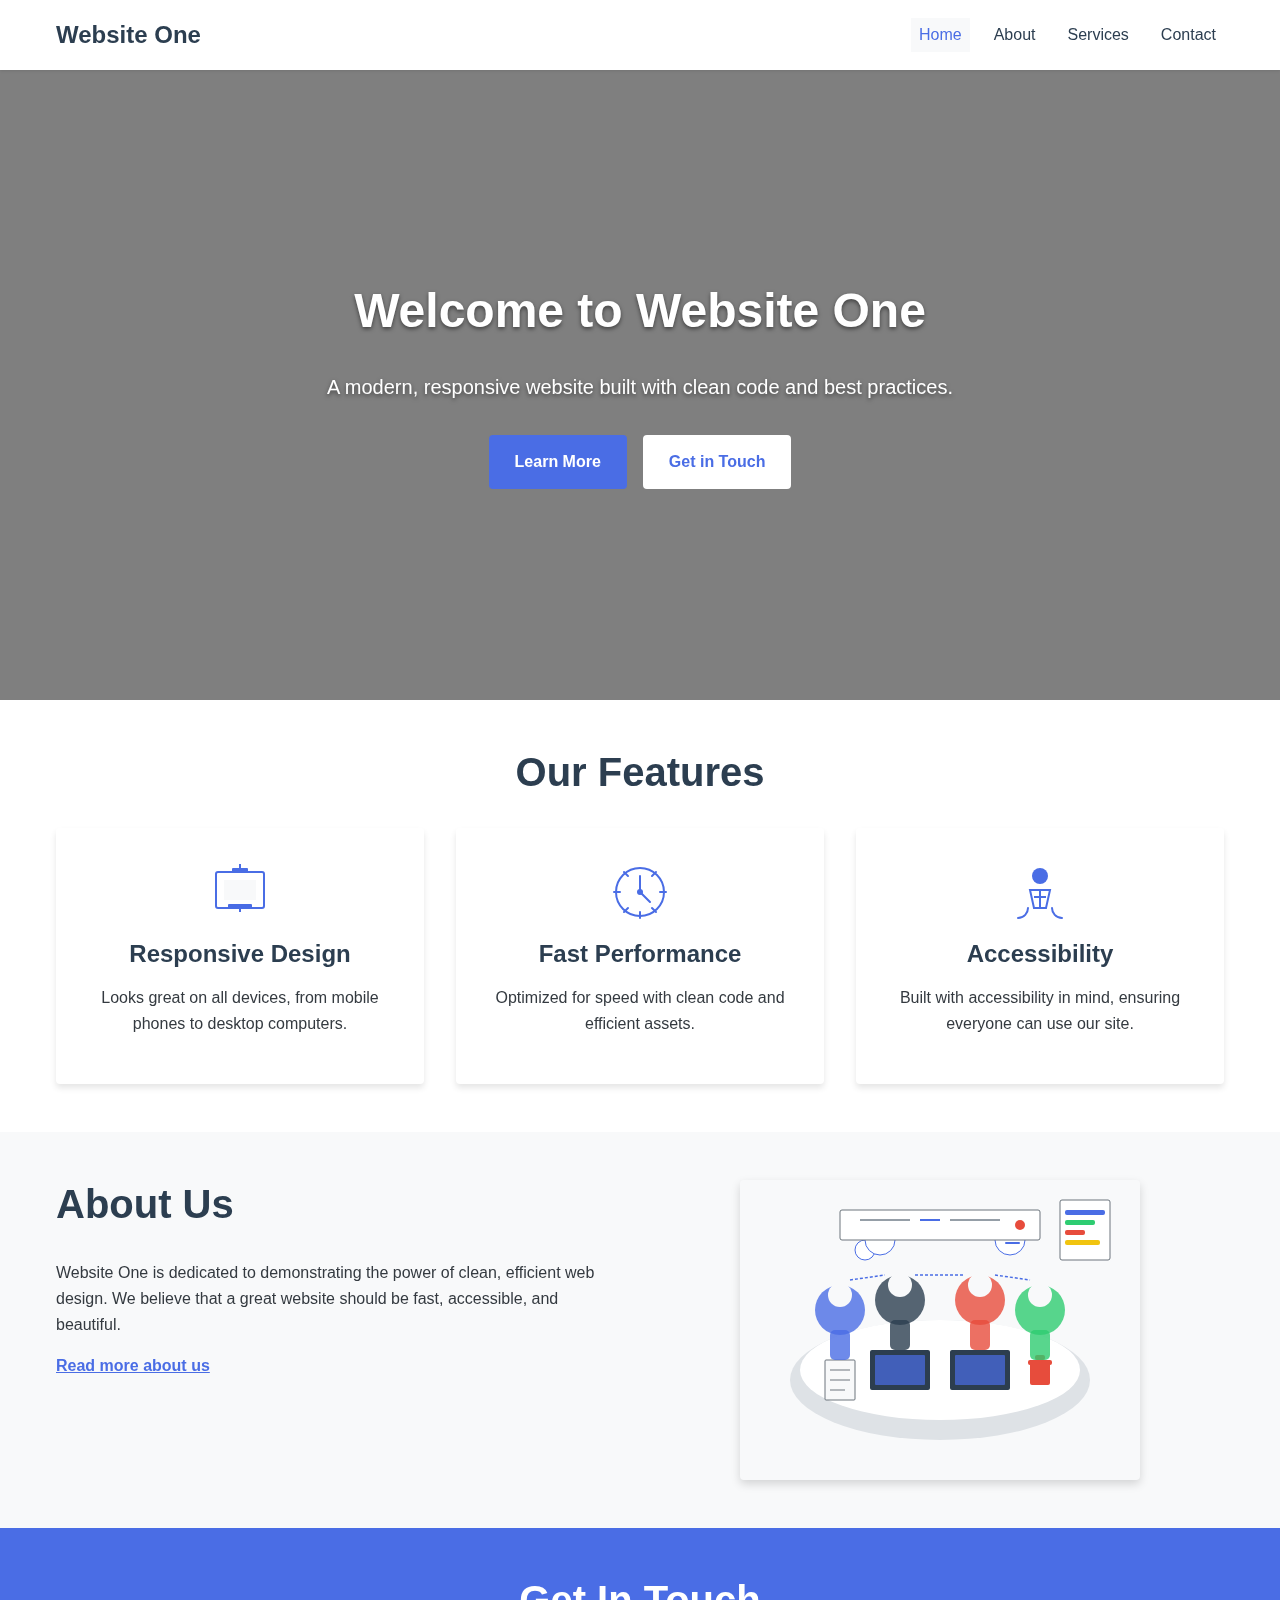
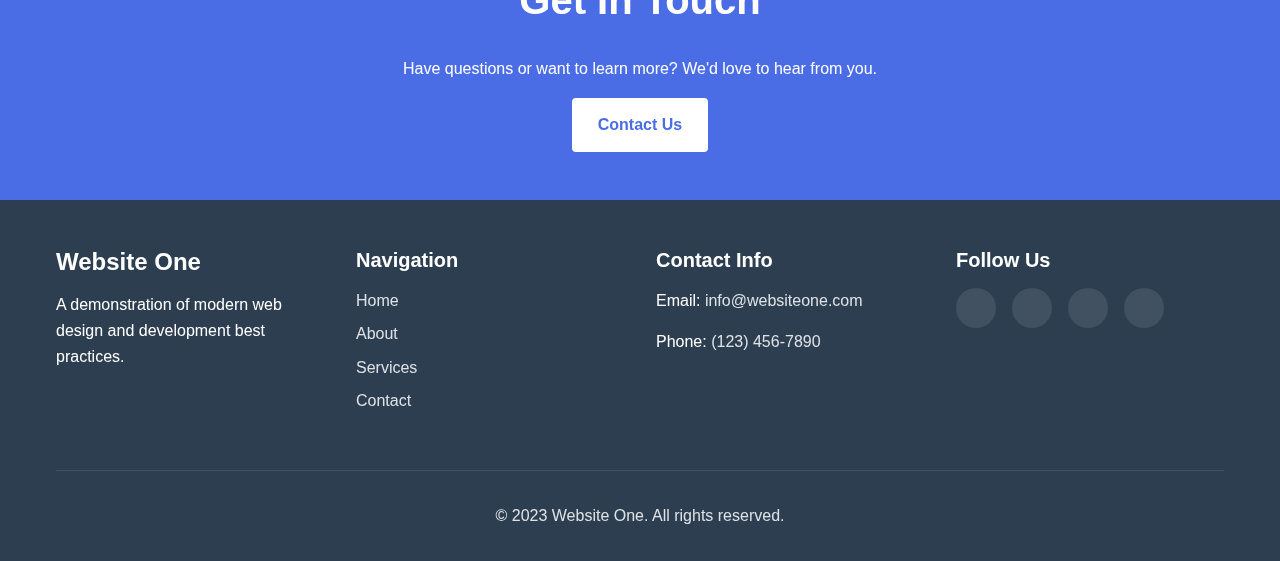
<file: index.html>
<!DOCTYPE html>
<html lang="en">
<head>
    <meta charset="UTF-8">
    <meta name="viewport" content="width=device-width, initial-scale=1.0">
    <meta name="description" content="Website One - A clean, responsive website showcasing modern web design">
    <title>Website One</title>
    <link rel="stylesheet" href="public/css/normalize.css">
    <link rel="stylesheet" href="public/css/styles.css">
    <link rel="icon" href="public/images/favicon.ico" type="image/x-icon">
    <!-- Preload critical assets -->
    <link rel="preload" href="public/css/styles.css" as="style">
    <link rel="preload" href="public/js/main.js" as="script">
</head>
<body>
    <header class="site-header">
        <div class="container">
            <div class="logo">
                <a href="/">Website One</a>
            </div>
            <nav class="main-nav">
                <button class="mobile-menu-toggle" aria-label="Toggle navigation menu">
                    <span class="bar"></span>
                    <span class="bar"></span>
                    <span class="bar"></span>
                </button>
                <ul class="nav-list">
                    <li><a href="/" class="active">Home</a></li>
                    <li><a href="/about.html">About</a></li>
                    <li><a href="/services.html">Services</a></li>
                    <li><a href="/contact.html">Contact</a></li>
                </ul>
            </nav>
        </div>
    </header>

    <main>
        <section class="hero">
            <div class="hero-parallax" style="background-image: url('https://images.pexels.com/photos/7688336/pexels-photo-7688336.jpeg?auto=compress&cs=tinysrgb&w=1600');"></div>
            <div class="container">
                <h1>Welcome to Website One</h1>
                <p class="hero-text">A modern, responsive website built with clean code and best practices.</p>
                <div class="cta-buttons">
                    <a href="/about.html" class="btn btn-primary">Learn More</a>
                    <a href="/contact.html" class="btn btn-primary">Get in Touch</a>
                </div>
            </div>
        </section>

        <section class="features">
            <div class="container">
                <h2>Our Features</h2>
                <div class="feature-grid">
                    <div class="feature-card">
                        <div class="feature-icon">
                            <img src="public/images/responsive-icon.svg" alt="Responsive Design Icon" width="64" height="64">
                        </div>
                        <h3>Responsive Design</h3>
                        <p>Looks great on all devices, from mobile phones to desktop computers.</p>
                    </div>
                    <div class="feature-card">
                        <div class="feature-icon">
                            <img src="public/images/performance-icon.svg" alt="Performance Icon" width="64" height="64">
                        </div>
                        <h3>Fast Performance</h3>
                        <p>Optimized for speed with clean code and efficient assets.</p>
                    </div>
                    <div class="feature-card">
                        <div class="feature-icon">
                            <img src="public/images/accessibility-icon.svg" alt="Accessibility Icon" width="64" height="64">
                        </div>
                        <h3>Accessibility</h3>
                        <p>Built with accessibility in mind, ensuring everyone can use our site.</p>
                    </div>
                </div>
            </div>
        </section>

        <section class="about-preview">
            <div class="container">
                <div class="about-content">
                    <h2>About Us</h2>
                    <p>Website One is dedicated to demonstrating the power of clean, efficient web design. We believe that a great website should be fast, accessible, and beautiful.</p>
                    <a href="/about.html" class="btn btn-text">Read more about us</a>
                </div>
                <div class="about-image">
                    <img src="public/images/about-preview.svg" alt="Our team working together" width="400" height="300">
                </div>
            </div>
        </section>

        <section class="contact-preview">
            <div class="container">
                <h2>Get In Touch</h2>
                <p>Have questions or want to learn more? We'd love to hear from you.</p>
                <a href="/contact.html" class="btn btn-primary">Contact Us</a>
            </div>
        </section>
    </main>

    <footer class="site-footer">
        <div class="container">
            <div class="footer-grid">
                <div class="footer-info">
                    <h3>Website One</h3>
                    <p>A demonstration of modern web design and development best practices.</p>
                </div>
                <div class="footer-nav">
                    <h4>Navigation</h4>
                    <ul>
                        <li><a href="/">Home</a></li>
                        <li><a href="/about.html">About</a></li>
                        <li><a href="/services.html">Services</a></li>
                        <li><a href="/contact.html">Contact</a></li>
                    </ul>
                </div>
                <div class="footer-contact">
                    <h4>Contact Info</h4>
                    <address>
                        <p>Email: <a href="mailto:info@websiteone.com">info@websiteone.com</a></p>
                        <p>Phone: <a href="tel:+1234567890">(123) 456-7890</a></p>
                    </address>
                </div>
                <div class="footer-social">
                    <h4>Follow Us</h4>
                    <div class="social-links">
                        <a href="#" aria-label="Facebook"><span class="sr-only">Facebook</span></a>
                        <a href="#" aria-label="Twitter"><span class="sr-only">Twitter</span></a>
                        <a href="#" aria-label="Instagram"><span class="sr-only">Instagram</span></a>
                        <a href="#" aria-label="LinkedIn"><span class="sr-only">LinkedIn</span></a>
                    </div>
                </div>
            </div>
            <div class="footer-bottom">
                <p>&copy; 2023 Website One. All rights reserved.</p>
            </div>
        </div>
    </footer>

    <script src="public/js/main.js" defer></script>
</body>
</html>
</file>
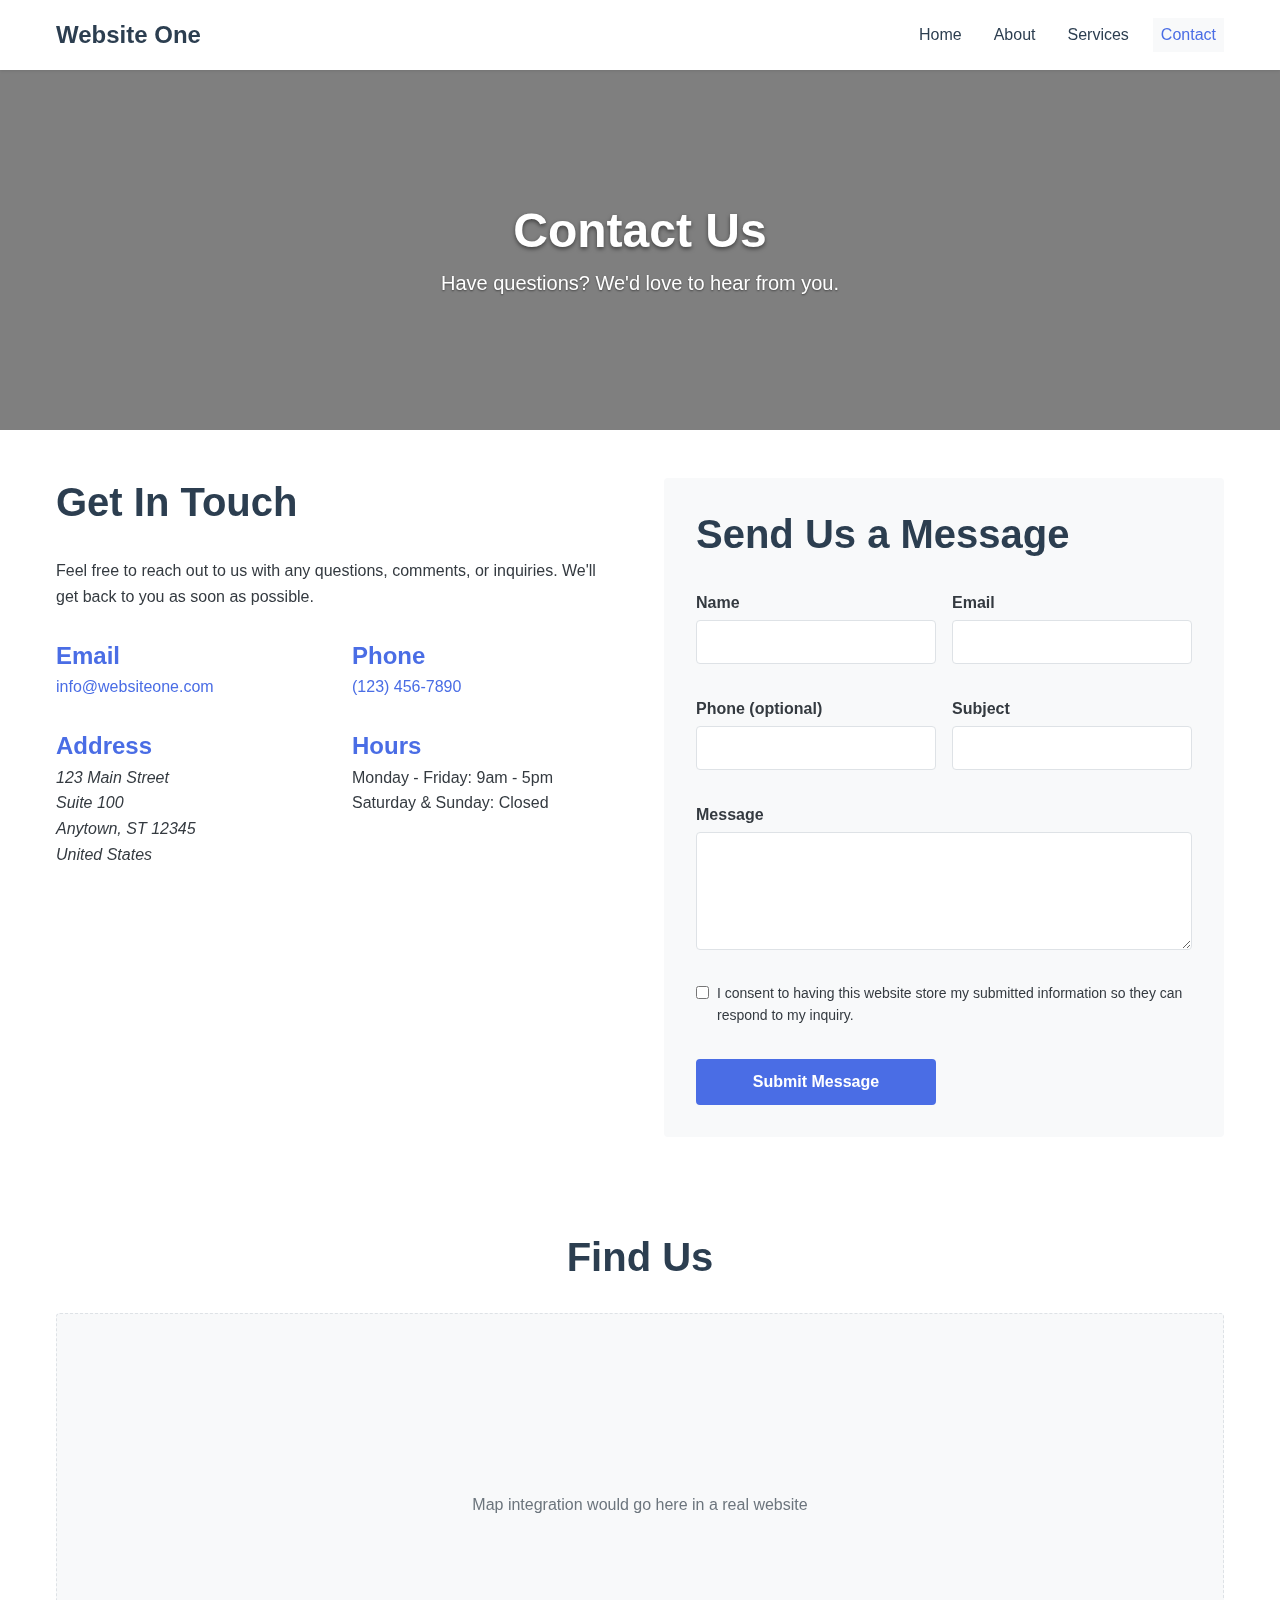
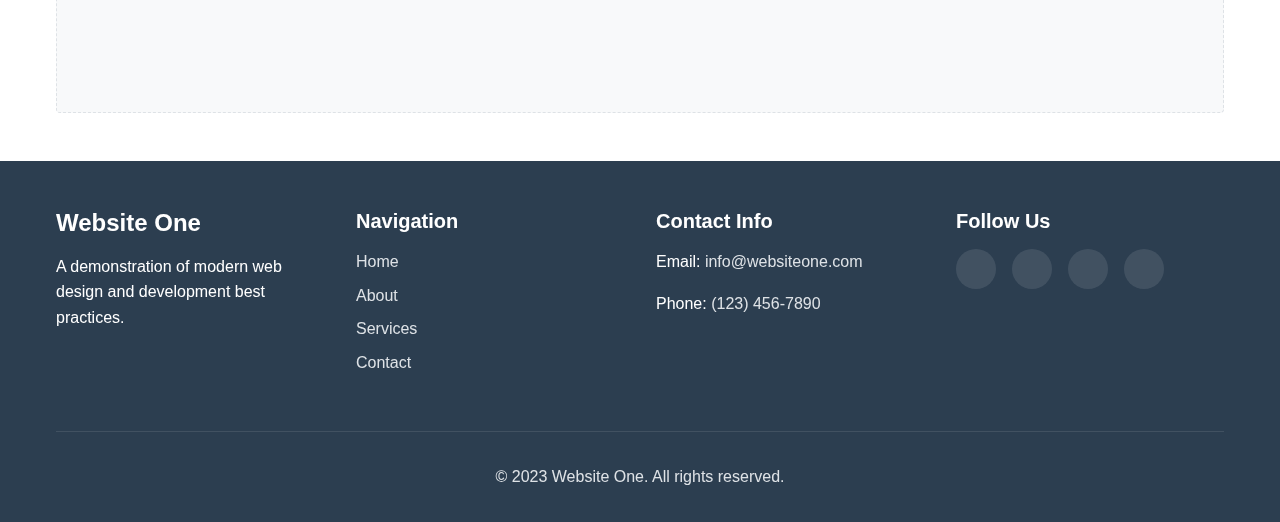
<file: contact.html>
<!DOCTYPE html>
<html lang="en">
<head>
    <meta charset="UTF-8">
    <meta name="viewport" content="width=device-width, initial-scale=1.0">
    <meta name="description" content="Contact Website One - Get in touch with our team">
    <title>Contact | Website One</title>
    <link rel="stylesheet" href="public/css/normalize.css">
    <link rel="stylesheet" href="public/css/styles.css">
    <link rel="icon" href="public/images/favicon.ico" type="image/x-icon">
    <!-- Preload critical assets -->
    <link rel="preload" href="public/css/styles.css" as="style">
    <link rel="preload" href="public/js/main.js" as="script">
</head>
<body>
    <header class="site-header">
        <div class="container">
            <div class="logo">
                <a href="/">Website One</a>
            </div>
            <nav class="main-nav">
                <button class="mobile-menu-toggle" aria-label="Toggle navigation menu">
                    <span class="bar"></span>
                    <span class="bar"></span>
                    <span class="bar"></span>
                </button>
                <ul class="nav-list">
                    <li><a href="/">Home</a></li>
                    <li><a href="/about.html">About</a></li>
                    <li><a href="/services.html">Services</a></li>
                    <li><a href="/contact.html" class="active">Contact</a></li>
                </ul>
            </nav>
        </div>
    </header>

    <main>
        <section class="page-header">
            <div class="page-header-parallax" style="background-image: url('https://images.pexels.com/photos/3184338/pexels-photo-3184338.jpeg?auto=compress&cs=tinysrgb&w=1600');"></div>
            <div class="container">
                <h1>Contact Us</h1>
                <p class="lead">Have questions? We'd love to hear from you.</p>
            </div>
        </section>

        <section class="contact-section">
            <div class="container">
                <div class="contact-grid">
                    <div class="contact-info">
                        <h2>Get In Touch</h2>
                        <p>Feel free to reach out to us with any questions, comments, or inquiries. We'll get back to you as soon as possible.</p>
                        
                        <div class="contact-methods">
                            <div class="contact-method">
                                <h3>Email</h3>
                                <p><a href="mailto:info@websiteone.com">info@websiteone.com</a></p>
                            </div>
                            
                            <div class="contact-method">
                                <h3>Phone</h3>
                                <p><a href="tel:+1234567890">(123) 456-7890</a></p>
                            </div>
                            
                            <div class="contact-method">
                                <h3>Address</h3>
                                <address>
                                    123 Main Street<br>
                                    Suite 100<br>
                                    Anytown, ST 12345<br>
                                    United States
                                </address>
                            </div>
                            
                            <div class="contact-method">
                                <h3>Hours</h3>
                                <p>Monday - Friday: 9am - 5pm<br>
                                Saturday & Sunday: Closed</p>
                            </div>
                        </div>
                    </div>
                    
                    <div class="contact-form-container">
                        <h2>Send Us a Message</h2>
                        <form class="contact-form" action="#" method="POST">
                            <div class="form-group">
                                <label for="name">Name</label>
                                <input type="text" id="name" name="name" required>
                            </div>
                            
                            <div class="form-group">
                                <label for="email">Email</label>
                                <input type="email" id="email" name="email" required>
                            </div>
                            
                            <div class="form-group">
                                <label for="phone">Phone (optional)</label>
                                <input type="tel" id="phone" name="phone">
                            </div>
                            
                            <div class="form-group">
                                <label for="subject">Subject</label>
                                <input type="text" id="subject" name="subject" required>
                            </div>
                            
                            <div class="form-group">
                                <label for="message">Message</label>
                                <textarea id="message" name="message" rows="5" required></textarea>
                            </div>
                            
                            <div class="form-group checkbox-group">
                                <input type="checkbox" id="consent" name="consent" required>
                                <label for="consent">I consent to having this website store my submitted information so they can respond to my inquiry.</label>
                            </div>
                            
                            <button type="submit" class="btn btn-primary">Submit Message</button>
                        </form>
                    </div>
                </div>
            </div>
        </section>

        <section class="map-section">
            <div class="container">
                <h2>Find Us</h2>
                <div class="map-container">
                    <!-- This would normally be a real map, but we're using a placeholder -->
                    <div class="map-placeholder">
                        <p>Map integration would go here in a real website</p>
                    </div>
                </div>
            </div>
        </section>
    </main>

    <footer class="site-footer">
        <div class="container">
            <div class="footer-grid">
                <div class="footer-info">
                    <h3>Website One</h3>
                    <p>A demonstration of modern web design and development best practices.</p>
                </div>
                <div class="footer-nav">
                    <h4>Navigation</h4>
                    <ul>
                        <li><a href="/">Home</a></li>
                        <li><a href="/about.html">About</a></li>
                        <li><a href="/services.html">Services</a></li>
                        <li><a href="/contact.html">Contact</a></li>
                    </ul>
                </div>
                <div class="footer-contact">
                    <h4>Contact Info</h4>
                    <address>
                        <p>Email: <a href="mailto:info@websiteone.com">info@websiteone.com</a></p>
                        <p>Phone: <a href="tel:+1234567890">(123) 456-7890</a></p>
                    </address>
                </div>
                <div class="footer-social">
                    <h4>Follow Us</h4>
                    <div class="social-links">
                        <a href="#" aria-label="Facebook"><span class="sr-only">Facebook</span></a>
                        <a href="#" aria-label="Twitter"><span class="sr-only">Twitter</span></a>
                        <a href="#" aria-label="Instagram"><span class="sr-only">Instagram</span></a>
                        <a href="#" aria-label="LinkedIn"><span class="sr-only">LinkedIn</span></a>
                    </div>
                </div>
            </div>
            <div class="footer-bottom">
                <p>&copy; 2023 Website One. All rights reserved.</p>
            </div>
        </div>
    </footer>

    <script src="public/js/main.js" defer></script>
</body>
</html>
</file>
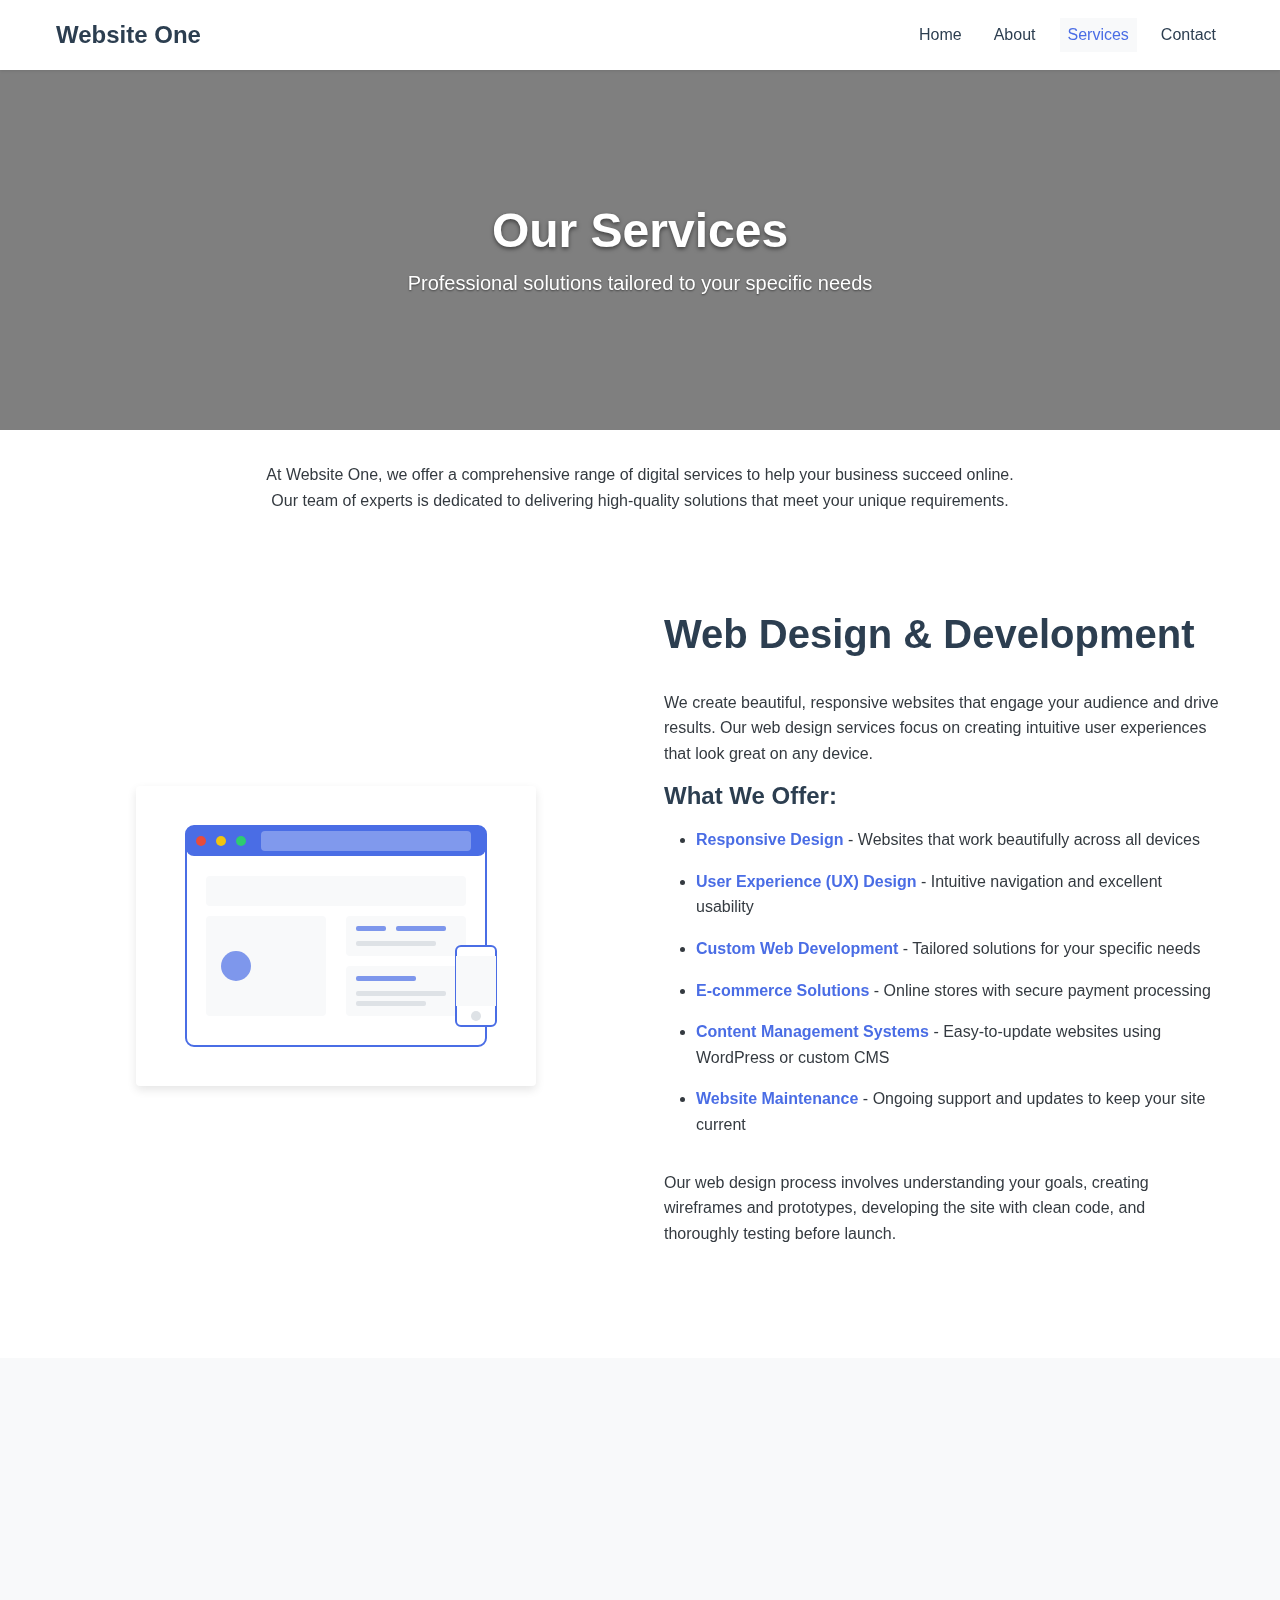
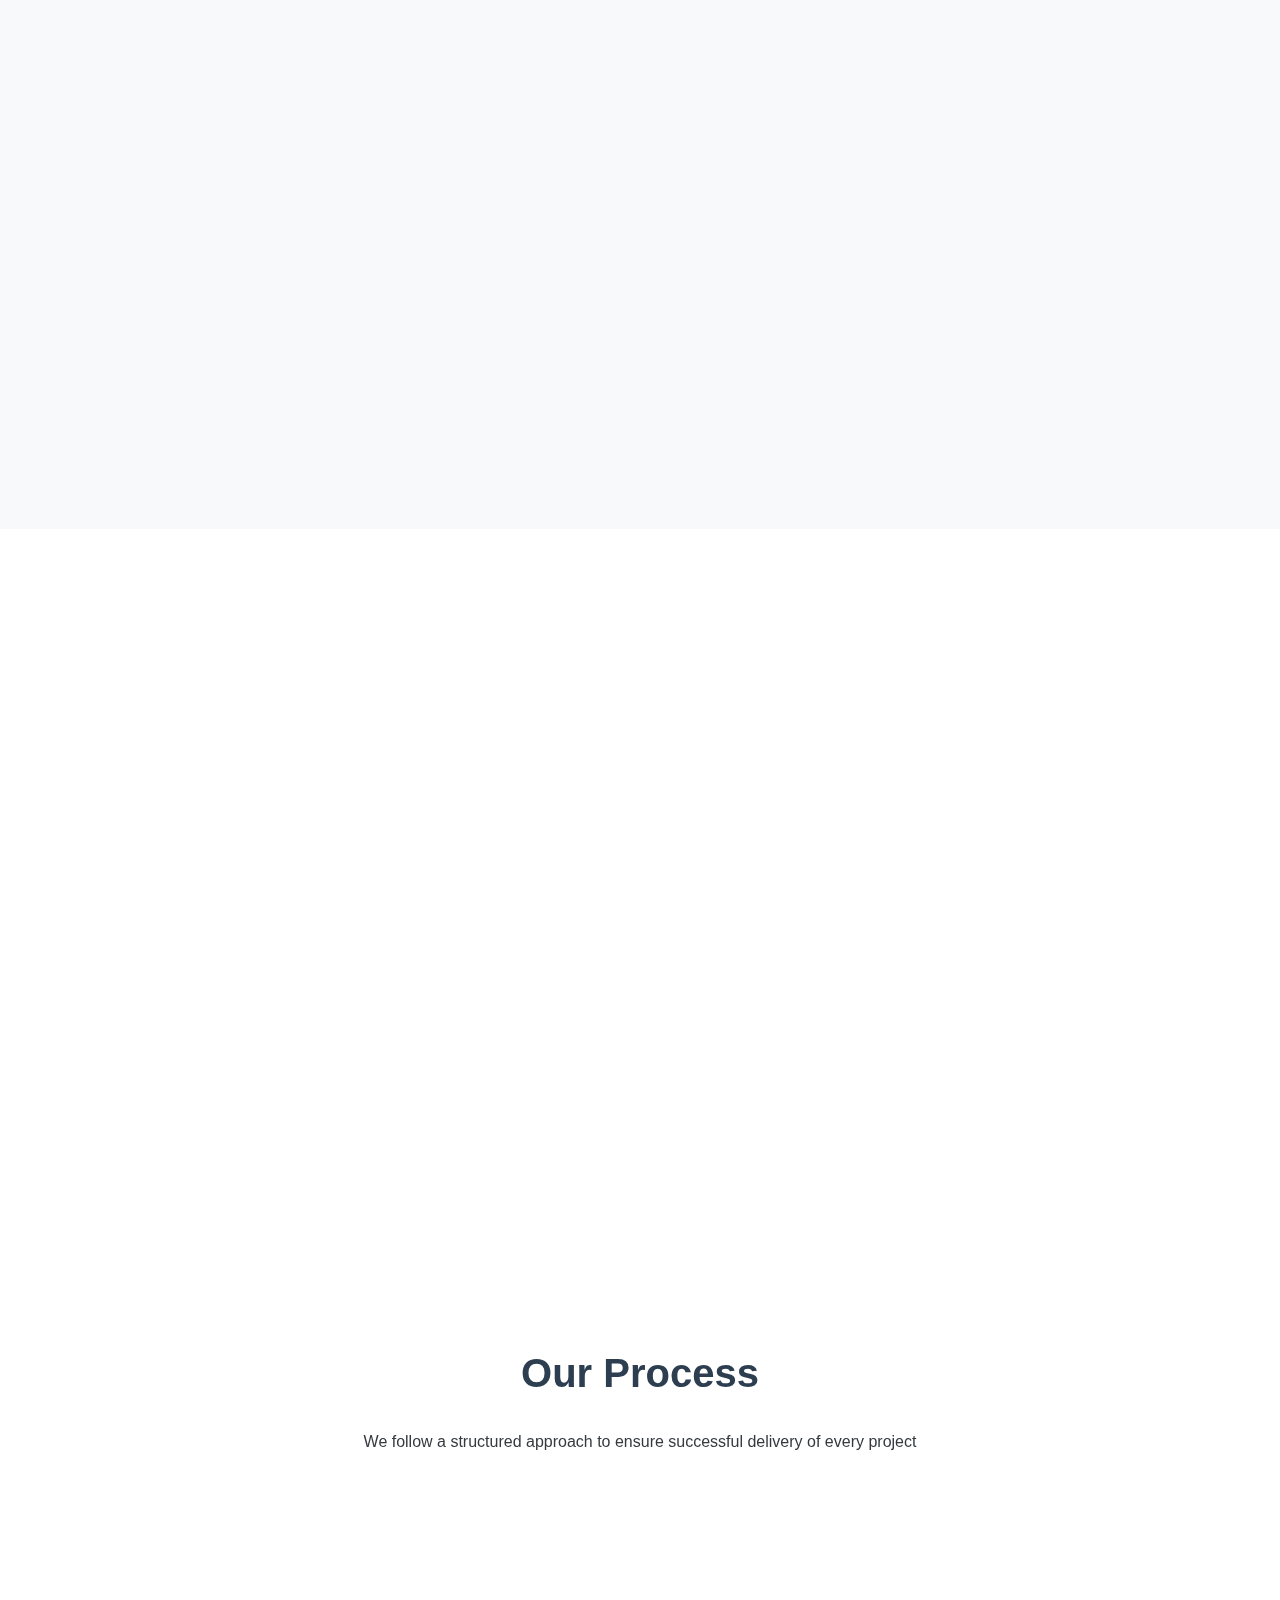
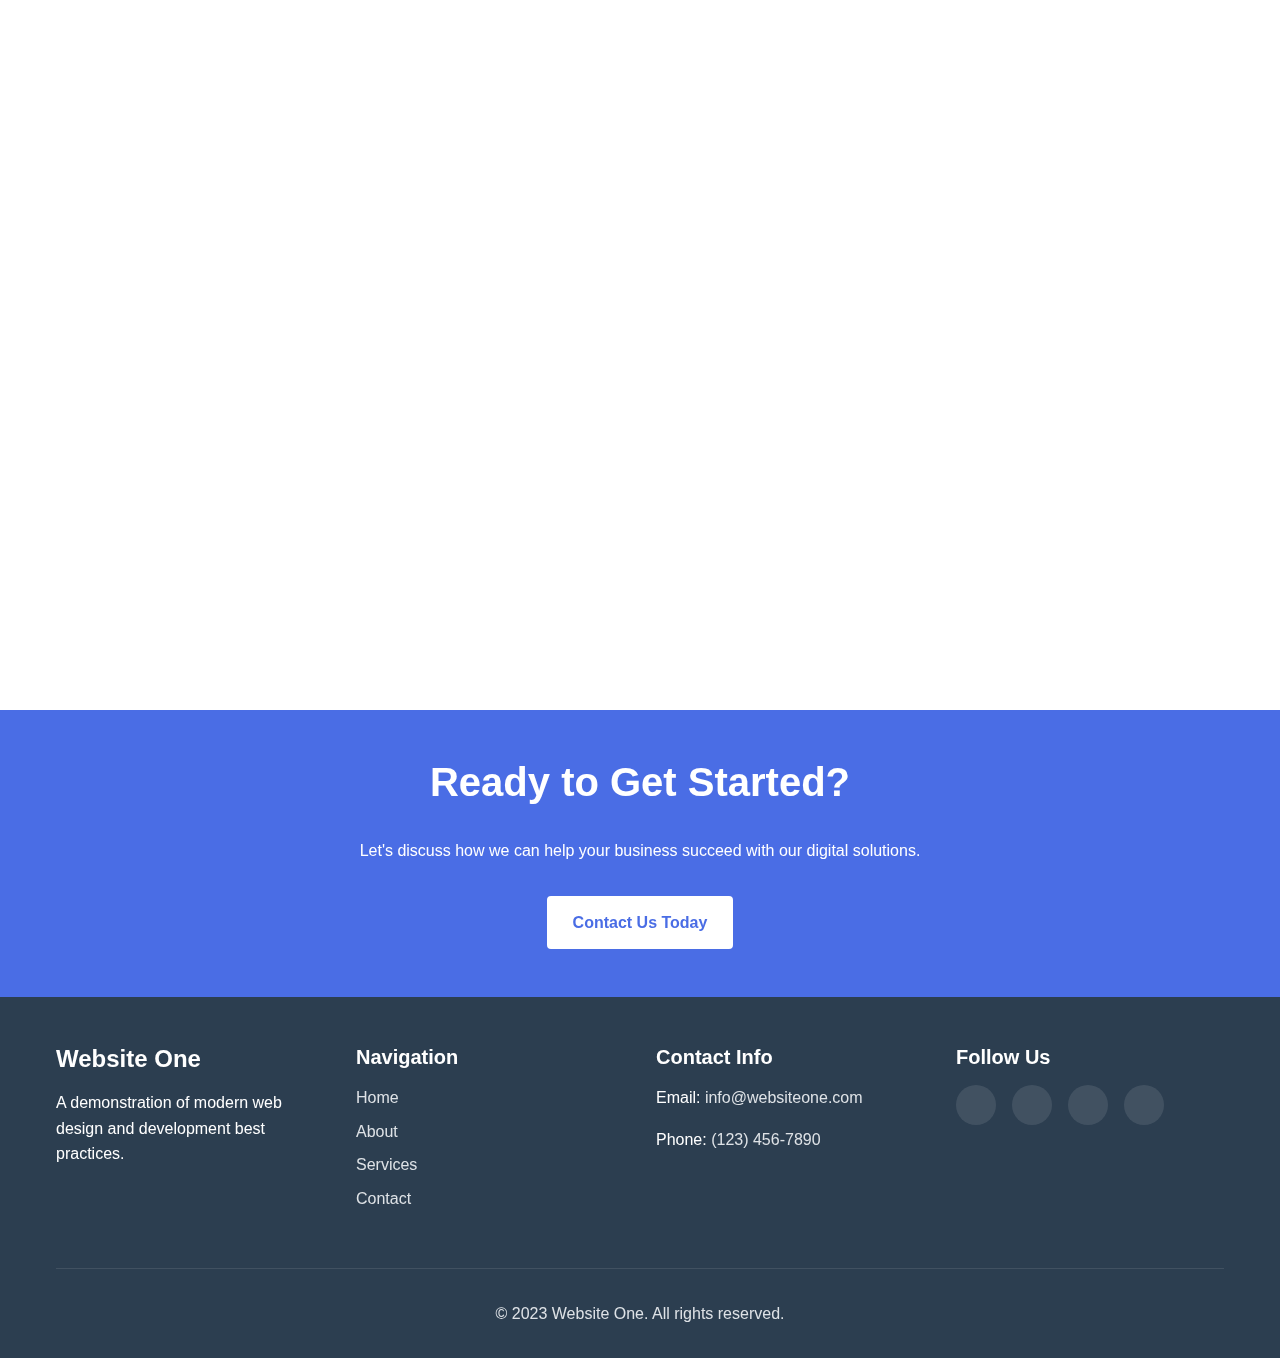
<file: services.html>
<!DOCTYPE html>
<html lang="en">
<head>
    <meta charset="UTF-8">
    <meta name="viewport" content="width=device-width, initial-scale=1.0">
    <meta name="description" content="Services offered by Website One - Web Design, Application Development, Network Security">
    <title>Services | Website One</title>
    <link rel="stylesheet" href="public/css/normalize.css">
    <link rel="stylesheet" href="public/css/styles.css">
    <link rel="icon" href="public/images/favicon.ico" type="image/x-icon">
    <!-- Preload critical assets -->
    <link rel="preload" href="public/css/styles.css" as="style">
    <link rel="preload" href="public/js/main.js" as="script">
</head>
<body>
    <header class="site-header">
        <div class="container">
            <div class="logo">
                <a href="/">Website One</a>
            </div>
            <nav class="main-nav">
                <button class="mobile-menu-toggle" aria-label="Toggle navigation menu">
                    <span class="bar"></span>
                    <span class="bar"></span>
                    <span class="bar"></span>
                </button>
                <ul class="nav-list">
                    <li><a href="/">Home</a></li>
                    <li><a href="/about.html">About</a></li>
                    <li><a href="/services.html" class="active">Services</a></li>
                    <li><a href="/contact.html">Contact</a></li>
                </ul>
            </nav>
        </div>
    </header>

    <main>
        <section class="page-header">
            <div class="page-header-parallax" style="background-image: url('https://images.pexels.com/photos/270348/pexels-photo-270348.jpeg?auto=compress&cs=tinysrgb&w=1600');"></div>
            <div class="container">
                <h1>Our Services</h1>
                <p class="lead">Professional solutions tailored to your specific needs</p>
            </div>
        </section>

        <section class="services-intro">
            <div class="container">
                <p>At Website One, we offer a comprehensive range of digital services to help your business succeed online. Our team of experts is dedicated to delivering high-quality solutions that meet your unique requirements.</p>
            </div>
        </section>

        <section class="services-section" id="web-design">
            <div class="container">
                <div class="service-card slide-in">
                    <div class="service-content">
                        <h2>Web Design & Development</h2>
                        <p>We create beautiful, responsive websites that engage your audience and drive results. Our web design services focus on creating intuitive user experiences that look great on any device.</p>
                        
                        <h3>What We Offer:</h3>
                        <ul class="service-list">
                            <li><strong>Responsive Design</strong> - Websites that work beautifully across all devices</li>
                            <li><strong>User Experience (UX) Design</strong> - Intuitive navigation and excellent usability</li>
                            <li><strong>Custom Web Development</strong> - Tailored solutions for your specific needs</li>
                            <li><strong>E-commerce Solutions</strong> - Online stores with secure payment processing</li>
                            <li><strong>Content Management Systems</strong> - Easy-to-update websites using WordPress or custom CMS</li>
                            <li><strong>Website Maintenance</strong> - Ongoing support and updates to keep your site current</li>
                        </ul>
                        
                        <p>Our web design process involves understanding your goals, creating wireframes and prototypes, developing the site with clean code, and thoroughly testing before launch.</p>
                    </div>
                    <div class="service-image">
                        <img src="public/images/web-design-service.svg" alt="Web Design Service Illustration" width="400" height="300">
                    </div>
                </div>
            </div>
        </section>

        <section class="services-section alt-bg" id="app-development">
            <div class="container">
                <div class="service-card slide-in">
                    <div class="service-image">
                        <img src="public/images/app-dev-service.svg" alt="Application Development Service Illustration" width="400" height="300">
                    </div>
                    <div class="service-content">
                        <h2>Application Development</h2>
                        <p>Transform your ideas into powerful applications that solve real problems. We develop custom software and mobile applications that help streamline processes and enhance user engagement.</p>
                        
                        <h3>What We Offer:</h3>
                        <ul class="service-list">
                            <li><strong>Custom Software Development</strong> - Bespoke applications tailored to your business needs</li>
                            <li><strong>Mobile App Development</strong> - Native and cross-platform mobile applications</li>
                            <li><strong>Progressive Web Apps</strong> - The best of web and mobile app experiences</li>
                            <li><strong>API Development & Integration</strong> - Connect your systems seamlessly</li>
                            <li><strong>Legacy System Modernization</strong> - Update and improve existing applications</li>
                            <li><strong>Quality Assurance & Testing</strong> - Ensuring robust, bug-free applications</li>
                        </ul>
                        
                        <p>Our development team follows agile methodologies to deliver high-quality applications on time and within budget. We focus on creating scalable, maintainable solutions that grow with your business.</p>
                    </div>
                </div>
            </div>
        </section>

        <section class="services-section" id="network-security">
            <div class="container">
                <div class="service-card slide-in">
                    <div class="service-content">
                        <h2>Network Security</h2>
                        <p>Protect your digital assets with our comprehensive security solutions. We offer a range of services designed to safeguard your data, networks, and systems from evolving threats.</p>
                        
                        <h3>What We Offer:</h3>
                        <ul class="service-list">
                            <li><strong>Security Assessments</strong> - Identify vulnerabilities in your systems</li>
                            <li><strong>Penetration Testing</strong> - Simulate attacks to test your defenses</li>
                            <li><strong>Security Monitoring</strong> - 24/7 surveillance of your network</li>
                            <li><strong>Data Encryption</strong> - Protect sensitive information</li>
                            <li><strong>Secure Cloud Solutions</strong> - Safe migration and management of cloud services</li>
                            <li><strong>Security Training</strong> - Educate your team on best practices and threat awareness</li>
                        </ul>
                        
                        <p>Our security experts stay up-to-date with the latest threats and technologies to ensure your business remains protected. We implement multi-layered security strategies tailored to your organization's specific requirements.</p>
                    </div>
                    <div class="service-image">
                        <img src="public/images/security-service.svg" alt="Network Security Service Illustration" width="400" height="300">
                    </div>
                </div>
            </div>
        </section>

        <section class="process-section alt-bg">
            <div class="container">
                <h2>Our Process</h2>
                <p class="section-intro">We follow a structured approach to ensure successful delivery of every project</p>
                
                <div class="process-steps">
                    <div class="process-step fade-in">
                        <div class="step-number">1</div>
                        <h3>Discovery</h3>
                        <p>We begin by understanding your goals, requirements, and the challenges you're facing.</p>
                    </div>
                    
                    <div class="process-step fade-in">
                        <div class="step-number">2</div>
                        <h3>Planning</h3>
                        <p>Our team creates a detailed project plan with timelines, deliverables, and resource allocation.</p>
                    </div>
                    
                    <div class="process-step fade-in">
                        <div class="step-number">3</div>
                        <h3>Design</h3>
                        <p>We design the solution architecture and user interfaces, focusing on usability and aesthetics.</p>
                    </div>
                    
                    <div class="process-step fade-in">
                        <div class="step-number">4</div>
                        <h3>Development</h3>
                        <p>Our developers build the solution using best practices and cutting-edge technologies.</p>
                    </div>
                    
                    <div class="process-step fade-in">
                        <div class="step-number">5</div>
                        <h3>Testing</h3>
                        <p>Rigorous quality assurance ensures your product works flawlessly across all scenarios.</p>
                    </div>
                    
                    <div class="process-step fade-in">
                        <div class="step-number">6</div>
                        <h3>Deployment</h3>
                        <p>We launch your solution and provide training to ensure a smooth transition.</p>
                    </div>
                </div>
            </div>
        </section>

        <section class="cta-section">
            <div class="container">
                <h2>Ready to Get Started?</h2>
                <p>Let's discuss how we can help your business succeed with our digital solutions.</p>
                <a href="/contact.html" class="btn btn-primary">Contact Us Today</a>
            </div>
        </section>
    </main>

    <footer class="site-footer">
        <div class="container">
            <div class="footer-grid">
                <div class="footer-info">
                    <h3>Website One</h3>
                    <p>A demonstration of modern web design and development best practices.</p>
                </div>
                <div class="footer-nav">
                    <h4>Navigation</h4>
                    <ul>
                        <li><a href="/">Home</a></li>
                        <li><a href="/about.html">About</a></li>
                        <li><a href="/services.html">Services</a></li>
                        <li><a href="/contact.html">Contact</a></li>
                    </ul>
                </div>
                <div class="footer-contact">
                    <h4>Contact Info</h4>
                    <address>
                        <p>Email: <a href="mailto:info@websiteone.com">info@websiteone.com</a></p>
                        <p>Phone: <a href="tel:+1234567890">(123) 456-7890</a></p>
                    </address>
                </div>
                <div class="footer-social">
                    <h4>Follow Us</h4>
                    <div class="social-links">
                        <a href="#" aria-label="Facebook"><span class="sr-only">Facebook</span></a>
                        <a href="#" aria-label="Twitter"><span class="sr-only">Twitter</span></a>
                        <a href="#" aria-label="Instagram"><span class="sr-only">Instagram</span></a>
                        <a href="#" aria-label="LinkedIn"><span class="sr-only">LinkedIn</span></a>
                    </div>
                </div>
            </div>
            <div class="footer-bottom">
                <p>&copy; 2023 Website One. All rights reserved.</p>
            </div>
        </div>
    </footer>

    <script src="public/js/main.js" defer></script>
</body>
</html>
</file>
<file: public/css/styles.css>
/* Base Styles
   ========================================================================== */

:root {
  /* Color Variables */
  --color-primary: #4a6de5;
  --color-primary-dark: #3755c1;
  --color-secondary: #2c3e50;
  --color-accent: #e74c3c;
  --color-light: #f8f9fa;
  --color-dark: #343a40;
  --color-gray: #6c757d;
  --color-gray-light: #dee2e6;
  
  /* Typography */
  --font-body: 'Segoe UI', Tahoma, Geneva, Verdana, sans-serif;
  --font-heading: 'Segoe UI', Tahoma, Geneva, Verdana, sans-serif;
  
  /* Spacing */
  --spacing-xs: 0.25rem;
  --spacing-sm: 0.5rem;
  --spacing-md: 1rem;
  --spacing-lg: 2rem;
  --spacing-xl: 3rem;
  
  /* Container Width */
  --container-width: 1200px;
  
  /* Border Radius */
  --border-radius: 4px;
  
  /* Transitions */
  --transition-fast: 0.2s ease;
  --transition-normal: 0.3s ease;
}

/* Global Styles */
*, *::before, *::after {
  box-sizing: border-box;
}

html {
  font-size: 16px;
  scroll-behavior: smooth;
}

body {
  font-family: var(--font-body);
  color: var(--color-dark);
  line-height: 1.6;
  background-color: #fff;
  overflow-x: hidden; /* Prevent horizontal scroll with parallax */
}

img {
  max-width: 100%;
  height: auto;
  display: block;
}

a {
  color: var(--color-primary);
  text-decoration: none;
  transition: color var(--transition-fast);
}

a:hover {
  color: var(--color-primary-dark);
}

h1, h2, h3, h4, h5, h6 {
  font-family: var(--font-heading);
  margin-top: 0;
  line-height: 1.2;
  color: var(--color-secondary);
}

h1 {
  font-size: 2.5rem;
  margin-bottom: var(--spacing-lg);
}

h2 {
  font-size: 2rem;
  margin-bottom: var(--spacing-lg);
}

h3 {
  font-size: 1.5rem;
  margin-bottom: var(--spacing-md);
}

h4 {
  font-size: 1.25rem;
  margin-bottom: var(--spacing-sm);
}

p {
  margin-top: 0;
  margin-bottom: var(--spacing-md);
}

.sr-only {
  position: absolute;
  width: 1px;
  height: 1px;
  padding: 0;
  margin: -1px;
  overflow: hidden;
  clip: rect(0, 0, 0, 0);
  white-space: nowrap;
  border-width: 0;
}

/* Container */
.container {
  width: 100%;
  max-width: var(--container-width);
  margin: 0 auto;
  padding: 0 var(--spacing-md);
}

/* Buttons */
.btn {
  display: inline-block;
  padding: 0.75rem 1.5rem;
  border-radius: var(--border-radius);
  text-align: center;
  font-weight: 600;
  cursor: pointer;
  transition: all var(--transition-normal);
  text-decoration: none;
}

.btn-primary {
  background-color: var(--color-primary);
  color: white;
  border: 2px solid var(--color-primary);
}

.btn-primary:hover {
  background-color: var(--color-primary-dark);
  border-color: var(--color-primary-dark);
  color: white;
}

.btn-secondary {
  background-color: transparent;
  color: var(--color-primary);
  border: 2px solid var(--color-primary);
}

.btn-secondary:hover {
  background-color: var(--color-primary);
  color: white;
}

.btn-text {
  padding: 0;
  background: none;
  border: none;
  color: var(--color-primary);
  font-weight: 600;
  text-decoration: underline;
}

.btn-text:hover {
  color: var(--color-primary-dark);
}

/* Header Styles */
.site-header {
  padding: var(--spacing-md) 0;
  background-color: white;
  box-shadow: 0 1px 3px rgba(0, 0, 0, 0.1);
  position: sticky;
  top: 0;
  z-index: 100;
}

.site-header .container {
  display: flex;
  justify-content: space-between;
  align-items: center;
}

.logo a {
  font-size: 1.5rem;
  font-weight: 700;
  color: var(--color-secondary);
}

.main-nav {
  position: relative;
}

.mobile-menu-toggle {
  display: block;
  background: none;
  border: none;
  padding: var(--spacing-xs);
  cursor: pointer;
}

.mobile-menu-toggle .bar {
  display: block;
  width: 25px;
  height: 3px;
  margin: 5px 0;
  background-color: var(--color-secondary);
  transition: transform var(--transition-normal);
}

.nav-list {
  display: none;
  position: absolute;
  top: 100%;
  right: 0;
  margin: 0;
  padding: 0;
  list-style: none;
  background-color: white;
  box-shadow: 0 4px 6px rgba(0, 0, 0, 0.1);
  width: 200px;
}

.nav-list.active {
  display: block;
}

.nav-list li {
  margin: 0;
}

.nav-list a {
  display: block;
  padding: var(--spacing-md);
  color: var(--color-secondary);
  border-bottom: 1px solid var(--color-gray-light);
}

.nav-list a:hover,
.nav-list a.active {
  background-color: var(--color-light);
  color: var(--color-primary);
}

/* Hero Section */
.hero {
  padding: var(--spacing-xl) 0;
  text-align: center;
  position: relative;
  overflow: hidden;
  min-height: 70vh;
  display: flex;
  align-items: center;
  justify-content: center;
}

.hero-parallax {
  position: absolute;
  top: 0;
  left: 0;
  width: 100%;
  height: 100%;
  background-size: cover;
  background-position: center;
  background-attachment: fixed;
  z-index: -1;
}

.hero-parallax::after {
  content: '';
  position: absolute;
  top: 0;
  left: 0;
  width: 100%;
  height: 100%;
  background-color: rgba(0, 0, 0, 0.5);
}

.hero .container {
  position: relative;
  z-index: 1;
  color: white;
}

.hero h1,
.hero-text {
  color: white;
  text-shadow: 0 2px 4px rgba(0, 0, 0, 0.5);
  max-width: 800px;
  margin-left: auto;
  margin-right: auto;
}

.hero-text {
  font-size: 1.25rem;
  margin-bottom: var(--spacing-lg);
}

.cta-buttons {
  display: flex;
  gap: var(--spacing-md);
  justify-content: center;
  flex-wrap: wrap;
}

/* Make the second button in hero white */
.hero .cta-buttons a:nth-child(2) {
  background-color: white;
  color: var(--color-primary);
  border-color: white;
}

.hero .cta-buttons a:nth-child(2):hover {
  background-color: transparent;
  color: white;
}

/* Features Section */
.features {
  padding: var(--spacing-xl) 0;
  text-align: center;
}

.feature-grid {
  display: grid;
  grid-template-columns: 1fr;
  gap: var(--spacing-lg);
  margin-top: var(--spacing-lg);
}

.feature-card {
  padding: var(--spacing-lg);
  border-radius: var(--border-radius);
  box-shadow: 0 4px 6px rgba(0, 0, 0, 0.1);
  transition: transform var(--transition-normal);
}

.feature-card:hover {
  transform: translateY(-5px);
}

.feature-icon {
  margin: 0 auto var(--spacing-md);
  width: 64px;
  height: 64px;
}

/* About Preview Section */
.about-preview {
  padding: var(--spacing-xl) 0;
  background-color: var(--color-light);
}

.about-preview .container {
  display: flex;
  flex-direction: column;
  gap: var(--spacing-lg);
}

.about-content {
  flex: 1;
}

.about-image {
  flex: 1;
  display: flex;
  justify-content: center;
}

.about-image img {
  border-radius: var(--border-radius);
  box-shadow: 0 4px 10px rgba(0, 0, 0, 0.15);
}

/* Contact Preview Section */
.contact-preview {
  padding: var(--spacing-xl) 0;
  text-align: center;
  background-color: var(--color-primary);
  color: white;
}

.contact-preview h2,
.contact-preview p {
  color: white;
}

.contact-preview .btn-primary {
  background-color: white;
  color: var(--color-primary);
  border-color: white;
}

.contact-preview .btn-primary:hover {
  background-color: transparent;
  color: white;
}

/* Footer */
.site-footer {
  padding: var(--spacing-xl) 0 var(--spacing-lg);
  background-color: var(--color-secondary);
  color: white;
}

.footer-grid {
  display: grid;
  grid-template-columns: 1fr;
  gap: var(--spacing-lg);
  margin-bottom: var(--spacing-xl);
}

.footer-info h3,
.footer-nav h4,
.footer-contact h4,
.footer-social h4 {
  color: white;
  margin-bottom: var(--spacing-md);
}

.footer-nav ul {
  list-style: none;
  padding: 0;
  margin: 0;
}

.footer-nav li {
  margin-bottom: var(--spacing-sm);
}

.footer-nav a,
.footer-contact a {
  color: var(--color-gray-light);
  transition: color var(--transition-fast);
}

.footer-nav a:hover,
.footer-contact a:hover {
  color: white;
}

.footer-contact address {
  font-style: normal;
}

.social-links {
  display: flex;
  gap: var(--spacing-md);
}

.social-links a {
  display: block;
  width: 40px;
  height: 40px;
  border-radius: 50%;
  background-color: rgba(255, 255, 255, 0.1);
  transition: background-color var(--transition-fast);
  position: relative;
}

.social-links a:hover {
  background-color: var(--color-primary);
}

.footer-bottom {
  text-align: center;
  padding-top: var(--spacing-lg);
  border-top: 1px solid rgba(255, 255, 255, 0.1);
}

.footer-bottom p {
  margin-bottom: 0;
  color: var(--color-gray-light);
}

/* Page Header */
.page-header {
  position: relative;
  overflow: hidden;
  padding: var(--spacing-xl) 0;
  text-align: center;
  min-height: 40vh;
  display: flex;
  align-items: center;
  justify-content: center;
}

.page-header-parallax {
  position: absolute;
  top: 0;
  left: 0;
  width: 100%;
  height: 100%;
  background-size: cover;
  background-position: center;
  background-attachment: fixed;
  z-index: -1;
}

.page-header-parallax::after {
  content: '';
  position: absolute;
  top: 0;
  left: 0;
  width: 100%;
  height: 100%;
  background-color: rgba(0, 0, 0, 0.5);
}

.page-header .container {
  position: relative;
  z-index: 1;
  color: white;
}

.page-header h1 {
  margin-bottom: var(--spacing-sm);
  color: white;
  text-shadow: 0 2px 4px rgba(0, 0, 0, 0.5);
}

.page-header .lead {
  font-size: 1.25rem;
  max-width: 600px;
  margin-left: auto;
  margin-right: auto;
  margin-bottom: 0;
  color: white;
  text-shadow: 0 1px 2px rgba(0, 0, 0, 0.5);
}

/* About Page Styles */
.about-section {
  padding: var(--spacing-xl) 0;
}

.about-content {
  margin-bottom: var(--spacing-xl);
}

.feature-list {
  padding-left: var(--spacing-lg);
  margin-bottom: var(--spacing-lg);
}

.feature-list li {
  margin-bottom: var(--spacing-sm);
}

.team-collaboration {
  margin: var(--spacing-xl) 0;
  text-align: center;
}

.team-collaboration p {
  max-width: 800px;
  margin-left: auto;
  margin-right: auto;
  margin-bottom: var(--spacing-lg);
}

.team-image {
  display: flex;
  justify-content: center;
  margin: var(--spacing-lg) auto;
}

.team-image img {
  max-width: 100%;
  height: auto;
  border-radius: var(--border-radius);
  box-shadow: 0 4px 10px rgba(0, 0, 0, 0.15);
}

.team-section {
  margin-top: var(--spacing-xl);
}

.team-grid {
  display: grid;
  grid-template-columns: 1fr;
  gap: var(--spacing-lg);
  margin-top: var(--spacing-lg);
}

.team-member {
  text-align: center;
  padding: var(--spacing-lg);
  border-radius: var(--border-radius);
  box-shadow: 0 4px 6px rgba(0, 0, 0, 0.1);
  transition: transform var(--transition-normal);
}

.team-member:hover {
  transform: translateY(-5px);
}

.member-image {
  width: 150px;
  height: 150px;
  margin: 0 auto var(--spacing-md);
  border-radius: 50%;
  overflow: hidden;
}

.member-image img {
  width: 100%;
  height: 100%;
  object-fit: cover;
}

.member-title {
  color: var(--color-gray);
  margin-bottom: var(--spacing-md);
  font-style: italic;
}

/* CTA Section */
.cta-section {
  padding: var(--spacing-xl) 0;
  text-align: center;
  background-color: var(--color-primary);
  color: white;
}

.cta-section h2,
.cta-section p {
  color: white;
}

.cta-section .btn-primary {
  background-color: white;
  color: var(--color-primary);
  border-color: white;
  margin-top: var(--spacing-md);
}

.cta-section .btn-primary:hover {
  background-color: transparent;
  color: white;
}

/* Contact Page Styles */
.contact-section {
  padding: var(--spacing-xl) 0;
}

.contact-grid {
  display: grid;
  grid-template-columns: 1fr;
  gap: var(--spacing-xl);
}

.contact-methods {
  display: grid;
  grid-template-columns: 1fr;
  gap: var(--spacing-lg);
  margin-top: var(--spacing-lg);
}

.contact-method h3 {
  margin-bottom: var(--spacing-xs);
  color: var(--color-primary);
}

.contact-method p,
.contact-method address {
  margin-bottom: 0;
}

.contact-form-container {
  background-color: var(--color-light);
  padding: var(--spacing-lg);
  border-radius: var(--border-radius);
}

.contact-form {
  display: grid;
  gap: var(--spacing-md);
}

.form-group {
  display: flex;
  flex-direction: column;
}

.form-group label {
  margin-bottom: var(--spacing-xs);
  font-weight: 600;
}

.form-group input,
.form-group textarea {
  padding: 0.75rem;
  border: 1px solid var(--color-gray-light);
  border-radius: var(--border-radius);
  transition: border-color var(--transition-fast);
}

.form-group input:focus,
.form-group textarea:focus {
  outline: none;
  border-color: var(--color-primary);
}

.form-group input.error,
.form-group textarea.error {
  border-color: var(--color-accent);
}

.error-message {
  color: var(--color-accent);
  font-size: 0.875rem;
  margin-top: var(--spacing-xs);
}

.checkbox-group {
  flex-direction: row;
  align-items: flex-start;
  gap: var(--spacing-sm);
}

.checkbox-group input {
  margin-top: 0.25rem;
}

.checkbox-group label {
  margin-bottom: 0;
  font-weight: normal;
  font-size: 0.875rem;
}

.map-section {
  padding: var(--spacing-xl) 0;
  text-align: center;
}

.map-container {
  margin-top: var(--spacing-lg);
  height: 400px;
  background-color: var(--color-light);
  border-radius: var(--border-radius);
}

.map-placeholder {
  height: 100%;
  display: flex;
  align-items: center;
  justify-content: center;
  color: var(--color-gray);
  border: 1px dashed var(--color-gray-light);
  border-radius: var(--border-radius);
}

/* Services Page Styles */
.services-intro {
  padding: var(--spacing-lg) 0;
  text-align: center;
  max-width: 800px;
  margin: 0 auto;
}

.services-section {
  padding: var(--spacing-xl) 0;
}

.services-section.alt-bg {
  background-color: var(--color-light);
}

.service-card {
  display: flex;
  flex-direction: column;
  gap: var(--spacing-xl);
  margin-bottom: var(--spacing-xl);
}

.service-content {
  flex: 1;
}

.service-image {
  flex: 1;
  display: flex;
  justify-content: center;
  align-items: center;
}

.service-image img {
  max-width: 100%;
  border-radius: var(--border-radius);
  box-shadow: 0 4px 10px rgba(0, 0, 0, 0.1);
}

.service-list {
  padding-left: var(--spacing-lg);
  margin-bottom: var(--spacing-lg);
}

.service-list li {
  margin-bottom: var(--spacing-md);
}

.service-list strong {
  color: var(--color-primary);
}

.section-intro {
  text-align: center;
  margin-bottom: var(--spacing-xl);
  max-width: 800px;
  margin-left: auto;
  margin-right: auto;
}

.process-section {
  padding: var(--spacing-xl) 0;
  text-align: center;
}

.process-steps {
  display: grid;
  grid-template-columns: 1fr;
  max-width: 1000px;
  margin: var(--spacing-lg) auto 0;
  gap: var(--spacing-lg);
}

.process-step {
  padding: var(--spacing-lg);
  background-color: white;
  border-radius: var(--border-radius);
  box-shadow: 0 4px 6px rgba(0, 0, 0, 0.1);
  position: relative;
  display: flex;
  flex-direction: column;
  align-items: center;
}

.step-number {
  display: flex;
  align-items: center;
  justify-content: center;
  width: 40px;
  height: 40px;
  background-color: var(--color-primary);
  color: white;
  font-weight: bold;
  border-radius: 50%;
  margin: 0 auto var(--spacing-md);
}

/* Animations */
.fade-in {
  opacity: 0;
  transition: opacity 0.6s ease-in;
}

.slide-in {
  opacity: 0;
  transform: translateY(30px);
  transition: opacity 0.6s ease, transform 0.6s ease;
}

.fade-in.visible,
.slide-in.visible {
  opacity: 1;
  transform: translateY(0);
}

/* Responsive Styles */
@media (min-width: 768px) {
  /* Tablet and up */
  .mobile-menu-toggle {
    display: none;
  }
  
  .nav-list {
    display: flex;
    position: static;
    width: auto;
    box-shadow: none;
    background: none;
  }
  
  .nav-list li {
    margin-left: var(--spacing-md);
  }
  
  .nav-list a {
    padding: var(--spacing-xs) var(--spacing-sm);
    border-bottom: none;
  }
  
  .feature-grid {
    grid-template-columns: repeat(3, 1fr);
  }
  
  .about-preview .container {
    flex-direction: row;
  }
  
  .footer-grid {
    grid-template-columns: repeat(2, 1fr);
  }
  
  .team-grid {
    grid-template-columns: repeat(3, 1fr);
  }
  
  .contact-grid {
    grid-template-columns: 1fr 1fr;
  }
  
  .contact-methods {
    grid-template-columns: repeat(2, 1fr);
  }
  
  .service-card {
    flex-direction: row;
  }

  .services-section:nth-child(odd) .service-card {
    flex-direction: row-reverse;
  }
  
  /* 2 columns for process steps on tablet and larger */
  .process-steps {
    grid-template-columns: repeat(2, 1fr);
  }
}

@media (min-width: 992px) {
  /* Desktop and up */
  h1 {
    font-size: 3rem;
  }
  
  h2 {
    font-size: 2.5rem;
  }
  
  .footer-grid {
    grid-template-columns: repeat(4, 1fr);
  }
  
  .contact-form {
    grid-template-columns: 1fr 1fr;
    gap: var(--spacing-lg) var(--spacing-md);
  }
  
  .form-group:nth-child(5),
  .form-group:nth-child(6),
  .form-group:last-child {
    grid-column: span 2;
  }
  
  /* Keep 2 columns for process steps on desktop */
  .process-steps {
    grid-template-columns: repeat(2, 1fr);
  }
}

/* Fix for mobile parallax */
@media (max-width: 767px) {
  .hero-parallax,
  .page-header-parallax {
    background-attachment: scroll;
  }
}
</file>
